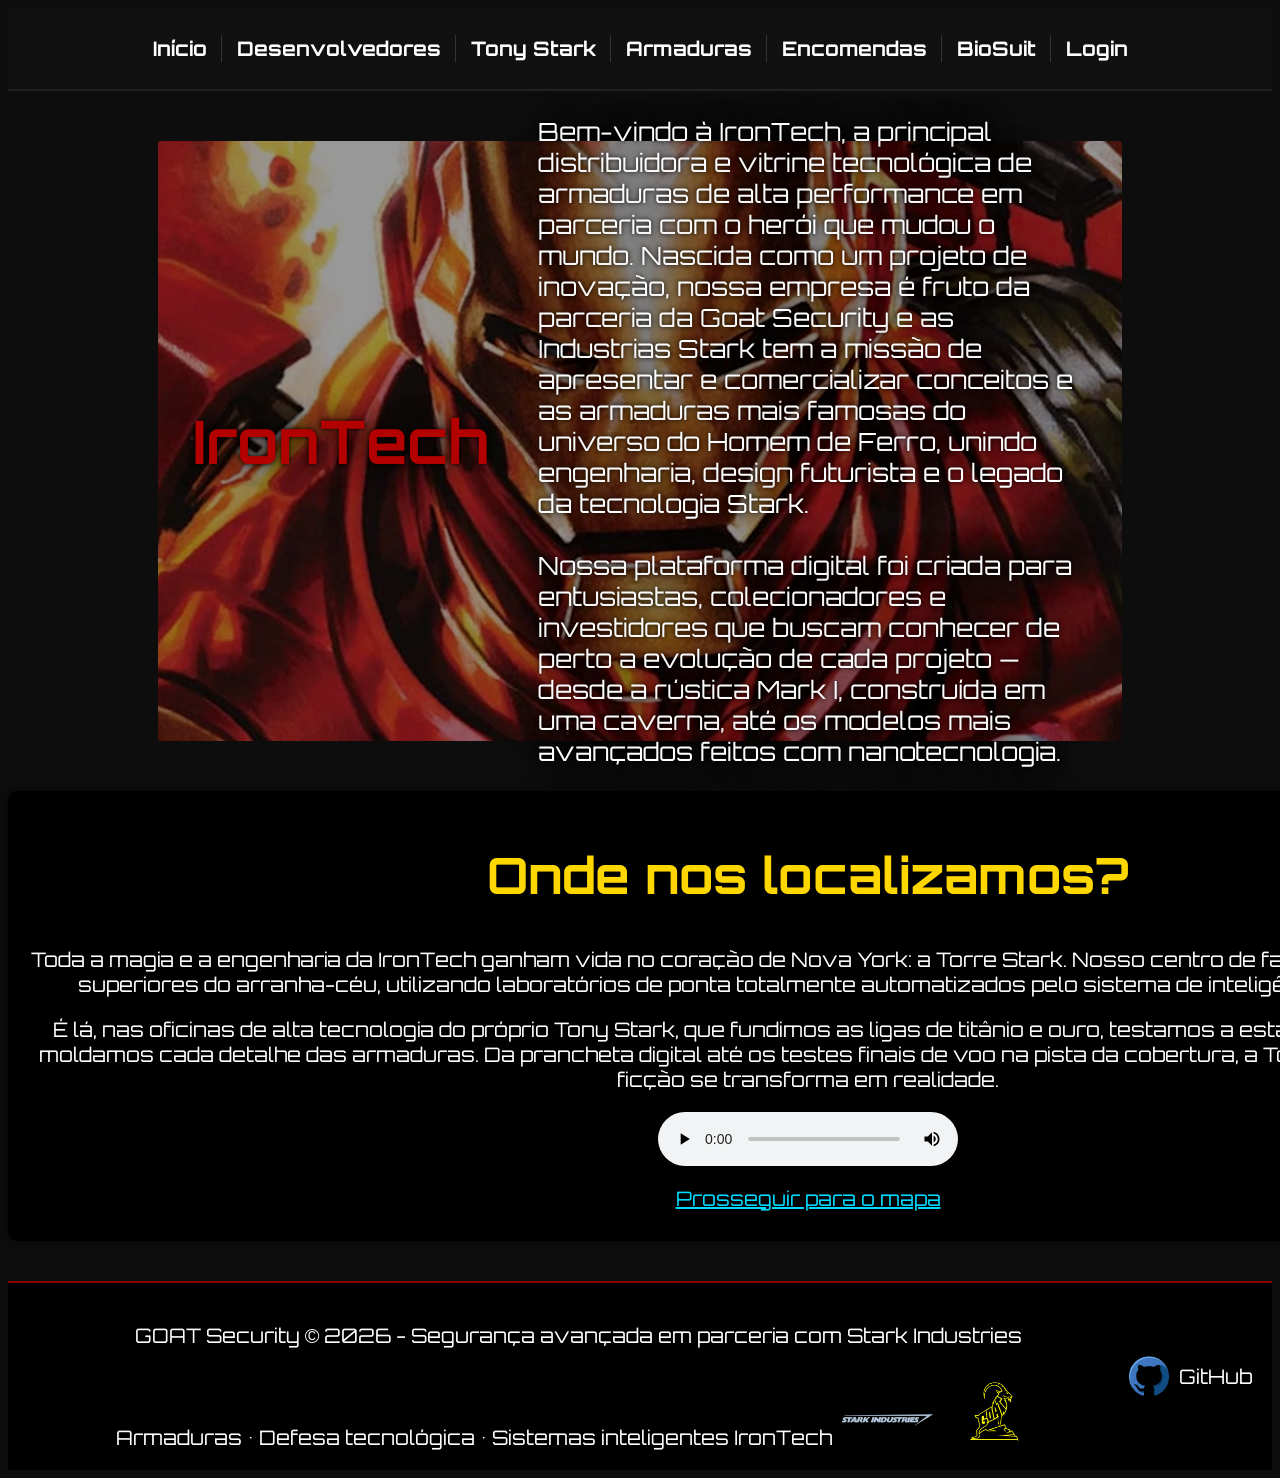
<file: index.html>
<!DOCTYPE html>
<html lang="pt-br">

<head>
    <meta charset="UTF-8">
    <meta name="viewport" content="width=device-width, initial-scale=1.0">
    <link rel="stylesheet" href="estilo.css">
    <link rel="icon" href="img/avatar.png" type="image/png">
    <title>Pagina Inicial</title>
</head>

<div>

    <body>

        <header>
            <nav>
                <a href="index.html">Início</a>
                <a href="quem-somos.html">Desenvolvedores</a>
                <a href="quem-é-tony-stark.html">Tony Stark</a>
                <a href="armaduras.html">Armaduras</a>
                <a href="encomendas.html">Encomendas</a>
                <a href="BioSuit MK-I.html">BioSuit</a>
                <a href="login.html">Login</a>
            </nav>
        </header>

        <div class="backimage">
            <h1>IronTech</h1>

            <p>
                Bem-vindo à IronTech, a principal distribuidora e vitrine tecnológica de armaduras de alta performance
                em parceria com o herói que mudou o mundo. Nascida como um projeto de inovação,
                nossa empresa é fruto da parceria da Goat Security e as Industrias Stark tem a missão de
                apresentar e comercializar conceitos e as armaduras mais famosas do universo do Homem de Ferro, unindo
                engenharia, design futurista e o legado da tecnologia Stark.
                <br><br>
                Nossa plataforma digital foi criada para entusiastas, colecionadores e investidores que buscam conhecer
                de perto a evolução de cada projeto — desde a rústica Mark I, construída em uma caverna, até os modelos
                mais
                avançados feitos com nanotecnologia.
            </p>
        </div>

        <div class="audiodiv">
            <h2>Onde nos localizamos?</h2>

            <p>
                Toda a magia e a engenharia da IronTech ganham vida no coração de Nova York: a Torre Stark. Nosso centro
                de fabricação ocupa os andares superiores do arranha-céu, utilizando laboratórios de ponta totalmente
                automatizados pelo sistema de inteligência artificial J.A.R.V.I.S.
            </p>

            <p>
                É lá, nas oficinas de alta tecnologia do próprio Tony Stark, que fundimos as ligas de titânio e ouro,
                testamos a estabilidade dos repulsores e moldamos cada detalhe das armaduras. Da prancheta digital até
                os testes
                finais de voo na pista da cobertura, a Torre Stark é o berço onde a ficção se transforma em realidade.
            </p>

            <label>

                <div class="jarvis">
                    <audio controls>
                        <source src="img/iagoat.ogg" type="audio/ogg">
                    </audio>
                </div>

                <p>
                    <a href="https://maps.google.com/?q=MetLife+Building+New+York" target="_blank">
                        Prosseguir para o mapa
                    </a>
                </p>
            </label>

        </div>
</div>

<footer>
    <div class="rodape-conteudo">
        <div class="rodape-texto">
            <p>GOAT Security © 2026 - Segurança avançada em parceria com Stark Industries</p>
            <span>Armaduras • Defesa tecnológica • Sistemas inteligentes</span>
            <span>IronTech</span>
            <img src="img/stark.webp" alt="Logo Stark Industries" class="logo-stark">
            <img src="img/goatfav.png" alt="Logo GOAT Security" class="logo-stark">
        </div>

        <a href="https://github.com/gdiasprefeito/IronTech" target="_blank" class="github-link">
            <img src="img/githubv.png" alt="GitHub">
        </a>
        <p>GitHub</p>

    </div>
</footer>

</body>

</html>
</file>
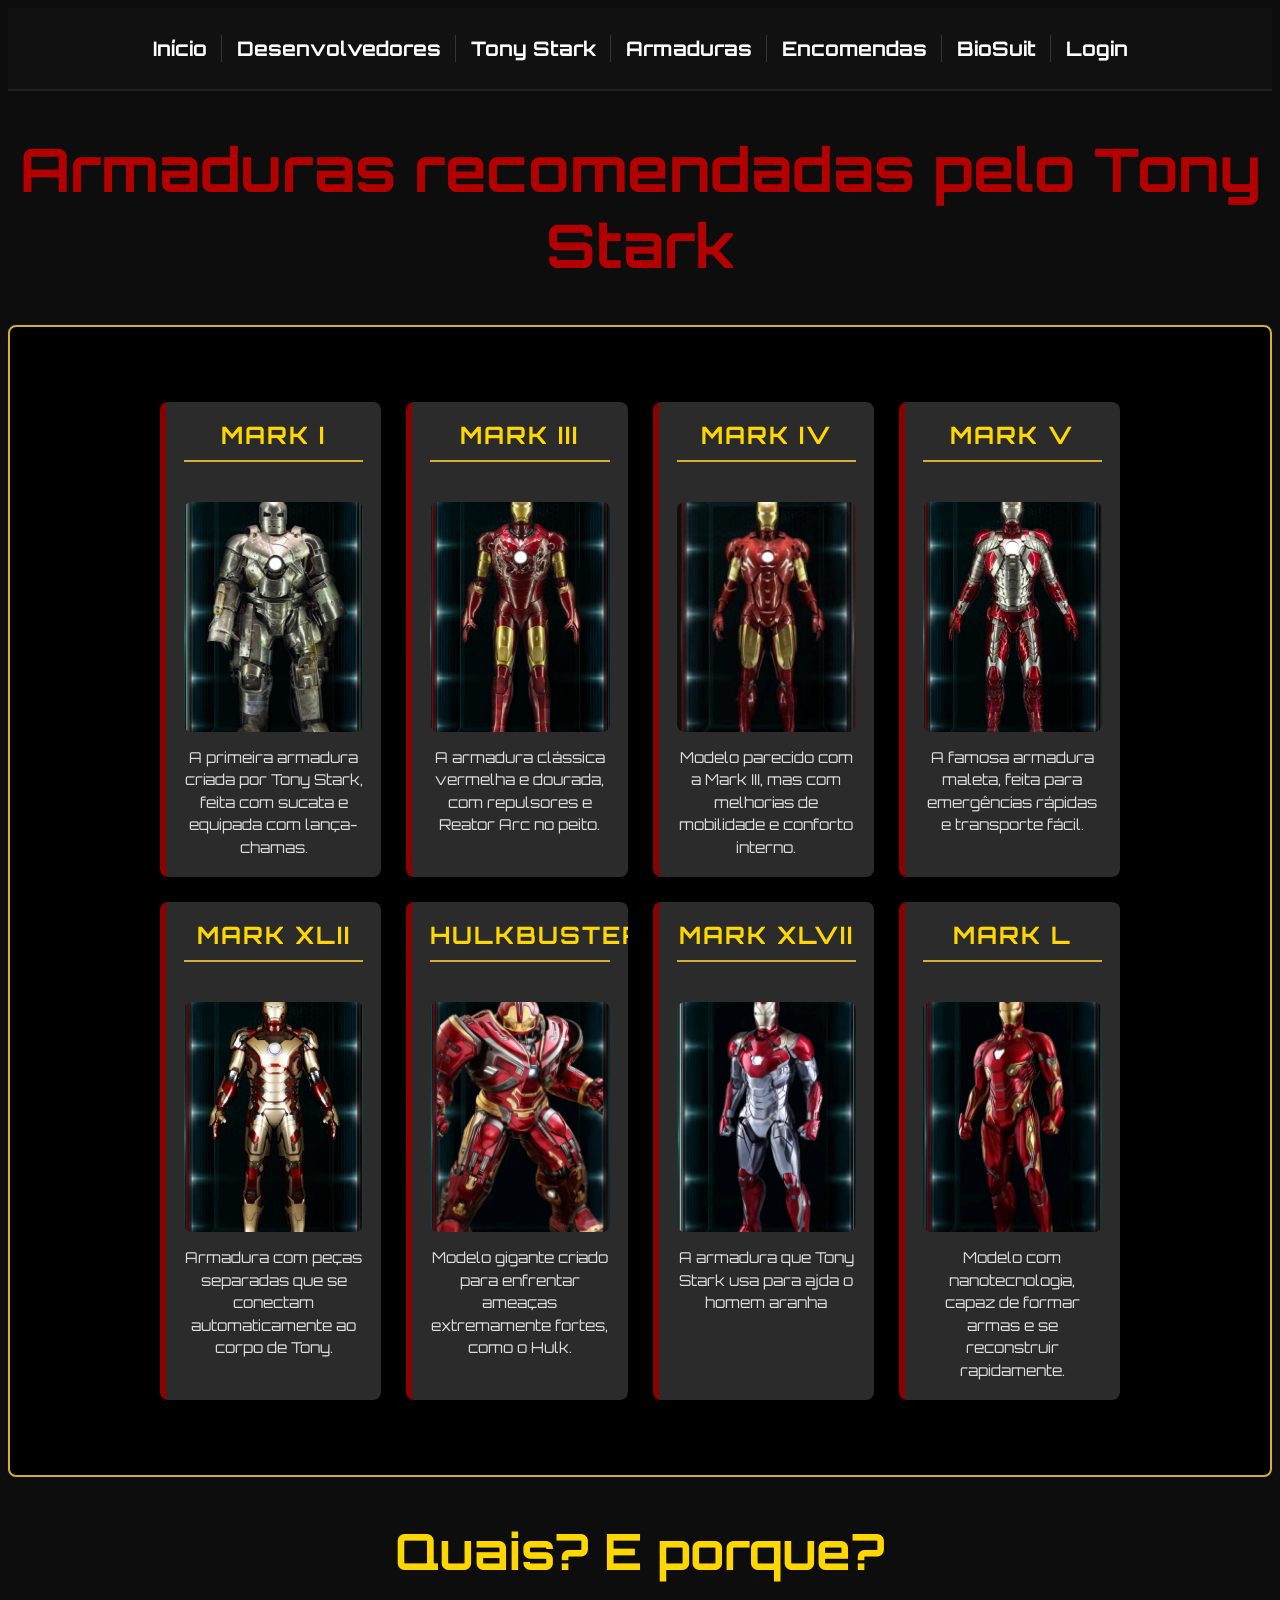
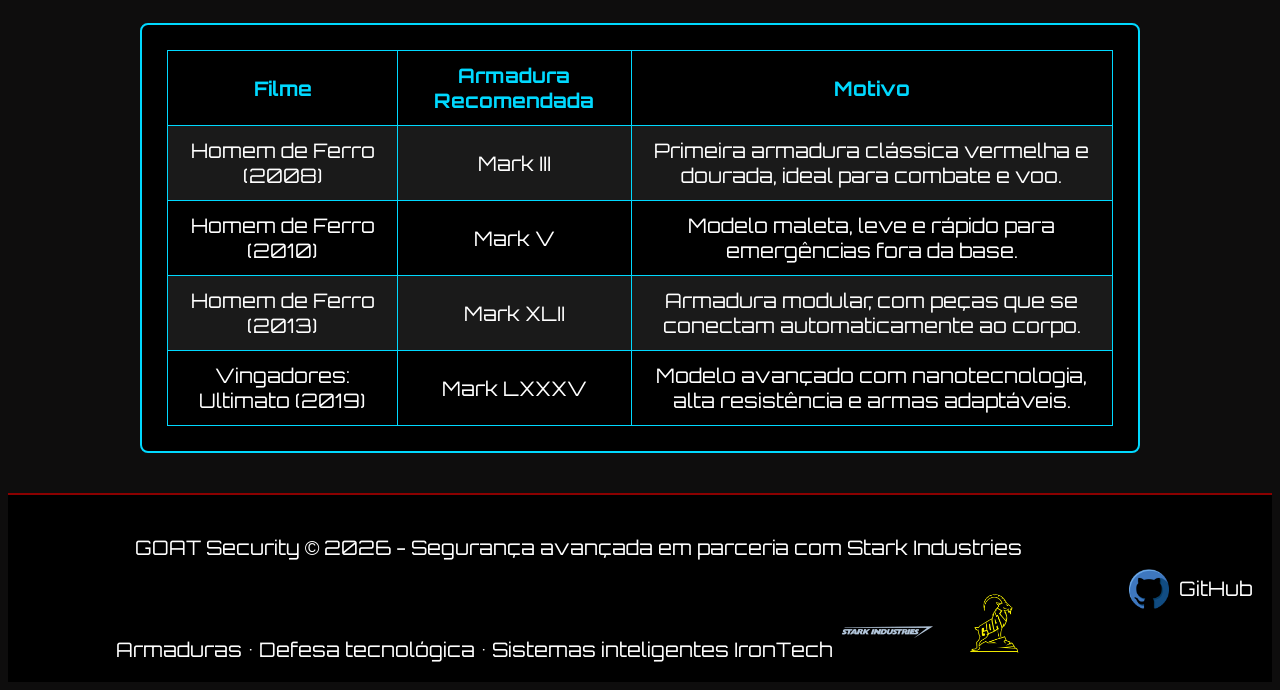
<file: armaduras.html>
<!DOCTYPE html>
<html lang="pt-br">

<head>
    <meta charset="UTF-8">
    <meta name="viewport" content="width=device-width, initial-scale=1.0">
    <link rel="stylesheet" href="estilo.css">
    <link rel="icon" href="img/avatar.png" type="image/png">
    <title>Modelo Das Armaduras</title>
</head>

<body>
    <div>
    <header>

        <nav>
            <a href="index.html">Início</a>
            <a href="quem-somos.html">Desenvolvedores</a>
            <a href="quem-é-tony-stark.html">Tony Stark</a>
            <a href="armaduras.html">Armaduras</a>
            <a href="encomendas.html">Encomendas</a>
            <a href="BioSuit MK-I.html">BioSuit</a>
            <a href="login.html">Login</a>
        </nav>

    </header>
    </div>
    <h1>Armaduras recomendadas pelo Tony Stark</h1>
    <h2></h2>

    <div class="container-compras">
        <div class="container">

            <div class="armadura">
                <h2>Mark I</h2>
                <img class="fotoarm" src="img/arm/mark3v.jpeg" alt="Foto da armadura Mark I">
                <p>A primeira armadura criada por Tony Stark, feita com sucata e equipada com lança-chamas.</p>
            </div>

            <div class="armadura">
                <h2>Mark III</h2>
                <img class="fotoarm" src="img/arm/mark1v.jpeg" alt="Foto da armadura Mark III">
                <p>A armadura clássica vermelha e dourada, com repulsores e Reator Arc no peito.</p>
            </div>

            <div class="armadura">
                <h2>Mark IV</h2>
                <img class="fotoarm" src="img/arm/markv4.jpeg" alt="Foto da armadura Mark IV">
                <p>Modelo parecido com a Mark III, mas com melhorias de mobilidade e conforto interno.</p>
            </div>

            <div class="armadura">
                <h2>Mark V</h2>
                <img class="fotoarm" src="img/arm/mark5v.jpeg" alt="Foto da armadura Mark V">
                <p>A famosa armadura maleta, feita para emergências rápidas e transporte fácil.</p>
            </div>

            <div class="armadura">
                <h2>Mark XLII</h2>
                <img class="fotoarm" src="img/arm/markxlii.jpeg" alt="Foto da armadura Mark XLII">
                <p>Armadura com peças separadas que se conectam automaticamente ao corpo de Tony.</p>
            </div>

            <div class="armadura">
                <h2>Hulkbuster</h2>
                <img class="fotoarm" src="img/arm/hulkv.jpeg" alt="Foto da Hulkbuster">
                <p>Modelo gigante criado para enfrentar ameaças extremamente fortes, como o Hulk.</p>
            </div>

            <div class="armadura">
                <h2>Mark XLVII</h2>
                <img class="fotoarm" src="img/arm/markxlvii.jpeg" alt="Foto da armadura Mark LXXXV">
                <p>A armadura que Tony Stark usa para ajda o homem aranha </p>
            </div>
            
            <div class="armadura">
                <h2>Mark L</h2>
                <img class="fotoarm" src="img/arm/markl.jpeg" alt="Foto da armadura Mark L">
                <p>Modelo com nanotecnologia, capaz de formar armas e se reconstruir rapidamente.</p>
            </div>


        </div>
    </div>
    <h2>Quais? E porque?</h2>
    <div class="tabela-recomendacoes">


        <table>
            <tr>
                <th>Filme</th>
                <th>Armadura Recomendada</th>
                <th>Motivo</th>
            </tr>

            <tr>
                <td>Homem de Ferro (2008)</td>
                <td>Mark III</td>
                <td>Primeira armadura clássica vermelha e dourada, ideal para combate e voo.</td>
            </tr>

            <tr>
                <td>Homem de Ferro (2010)</td>
                <td>Mark V</td>
                <td>Modelo maleta, leve e rápido para emergências fora da base.</td>
            </tr>

            <tr>
                <td>Homem de Ferro (2013)</td>
                <td>Mark XLII</td>
                <td>Armadura modular, com peças que se conectam automaticamente ao corpo.</td>
            </tr>

            <tr>
                <td>Vingadores: Ultimato (2019)</td>
                <td>Mark LXXXV</td>
                <td>Modelo avançado com nanotecnologia, alta resistência e armas adaptáveis.</td>
            </tr>
        </table>
    </div>

    <footer>
        <div class="rodape-conteudo">
            <div class="rodape-texto">
                <p>GOAT Security © 2026 - Segurança avançada em parceria com Stark Industries</p>
                <span>Armaduras • Defesa tecnológica • Sistemas inteligentes</span>
                <span>IronTech</span>
                <img src="img/stark.webp" alt="Logo Stark Industries" class="logo-stark">
                <img src="img/goatfav.png" alt="Logo Stark Industries" class="logo-stark">
            </div>

            <a href="https://github.com/gdiasprefeito/IronTech" target="_blank" class="github-link">
                <img src="img/githubv.png" alt="GitHub">
            </a>
            <p>GitHub</p>
        </div>
    </footer>

</body>

</html>
</file>
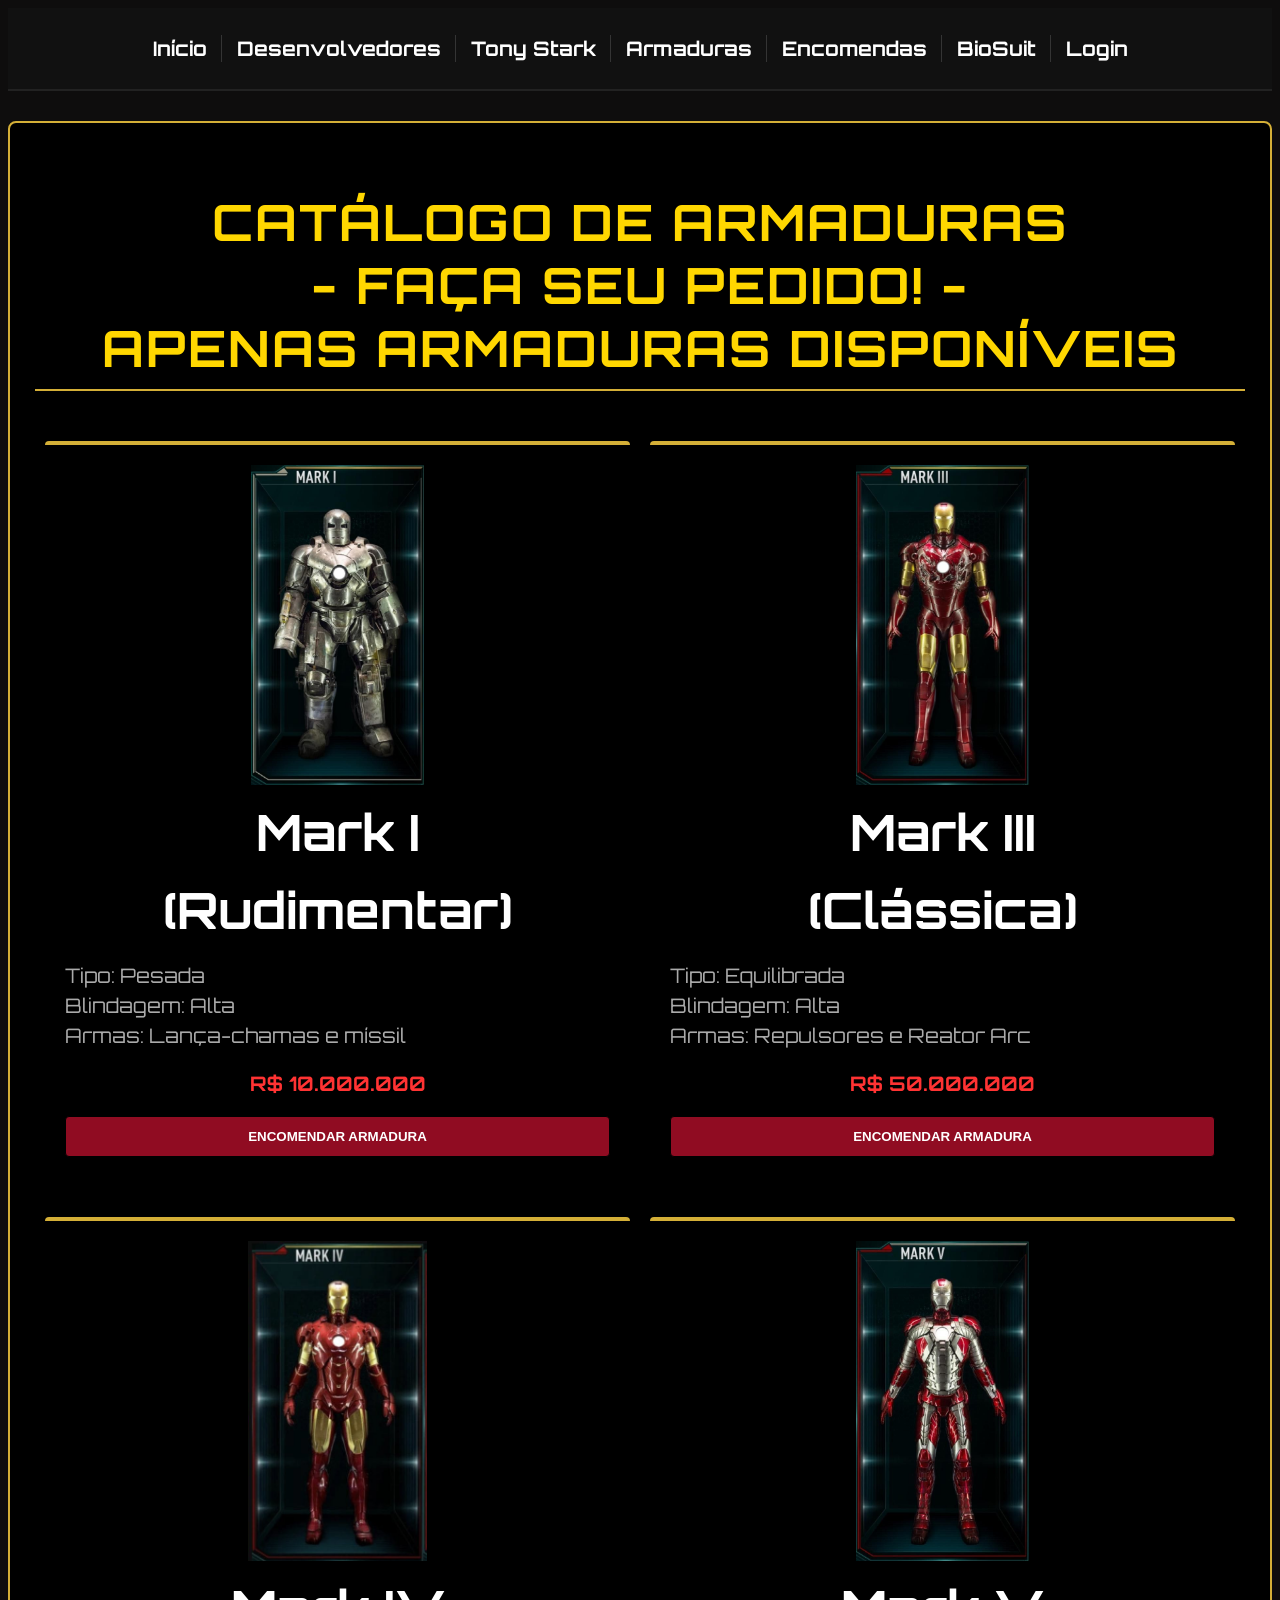
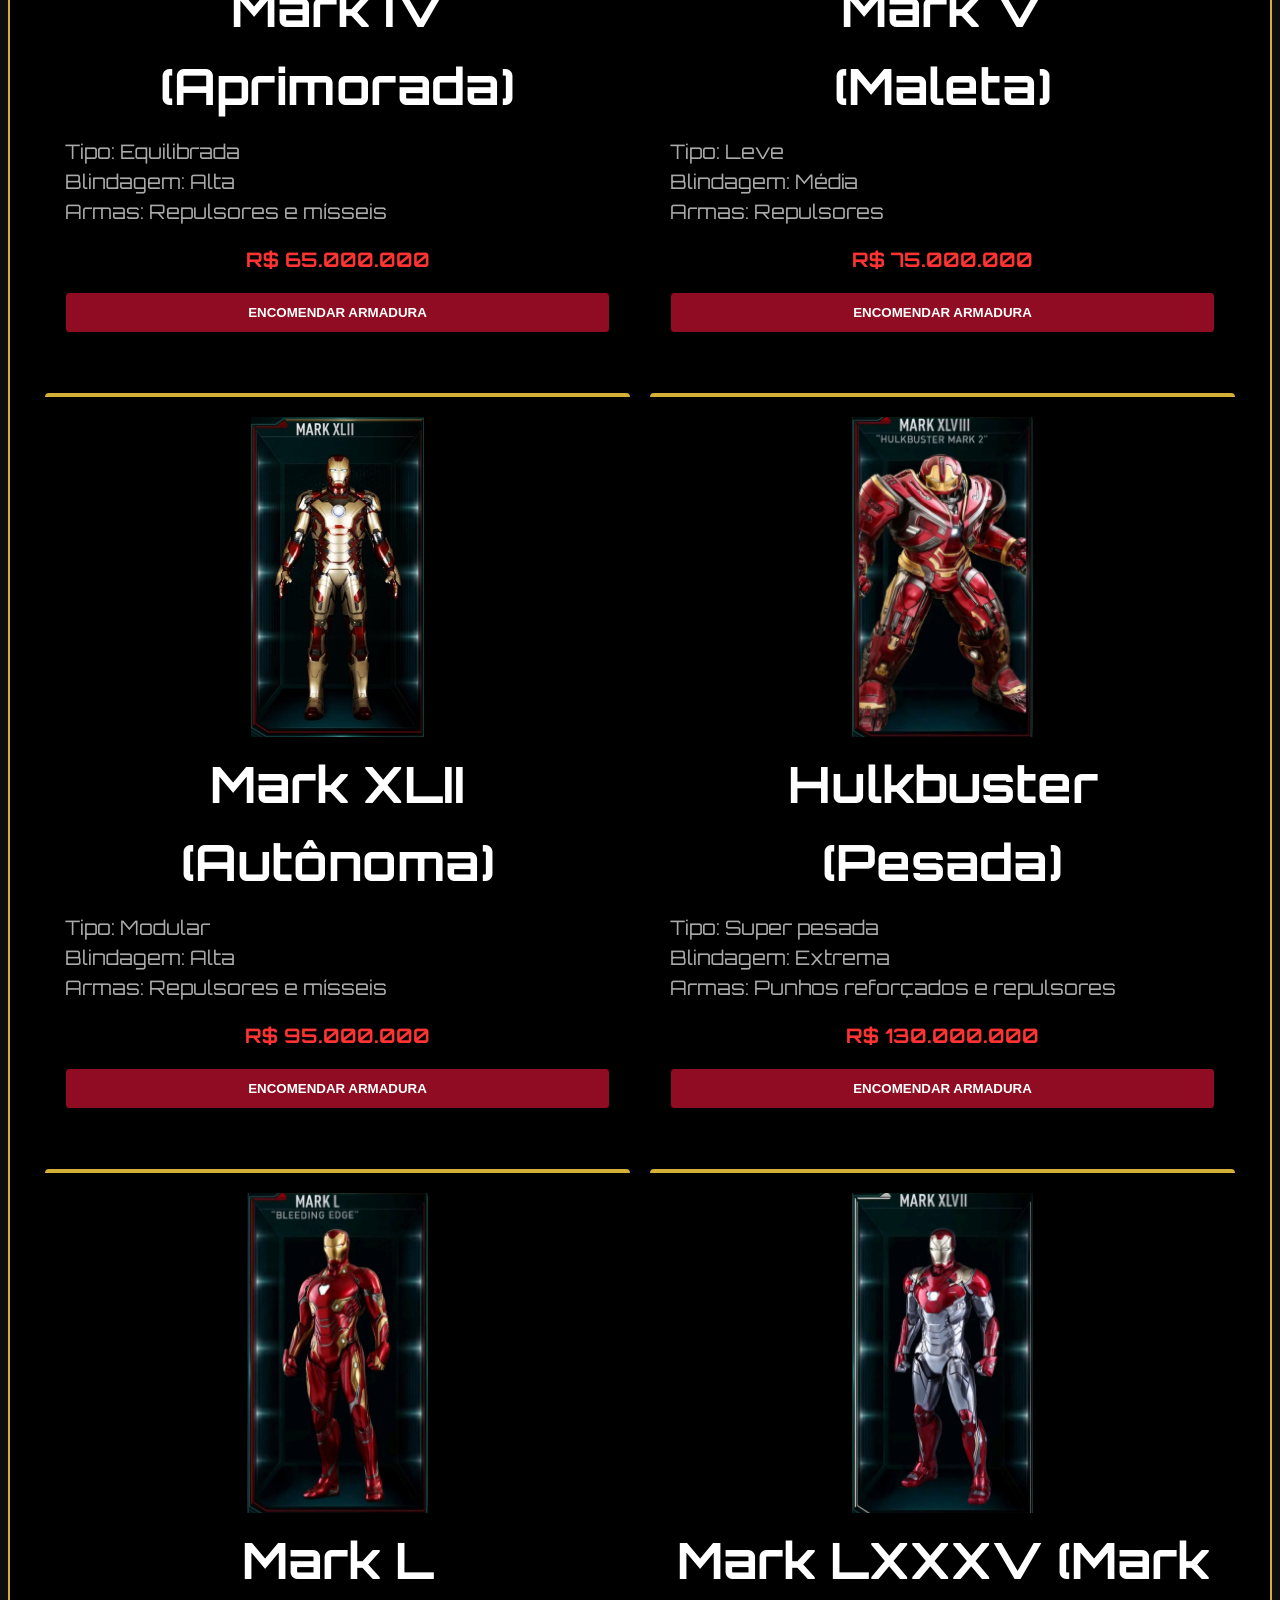
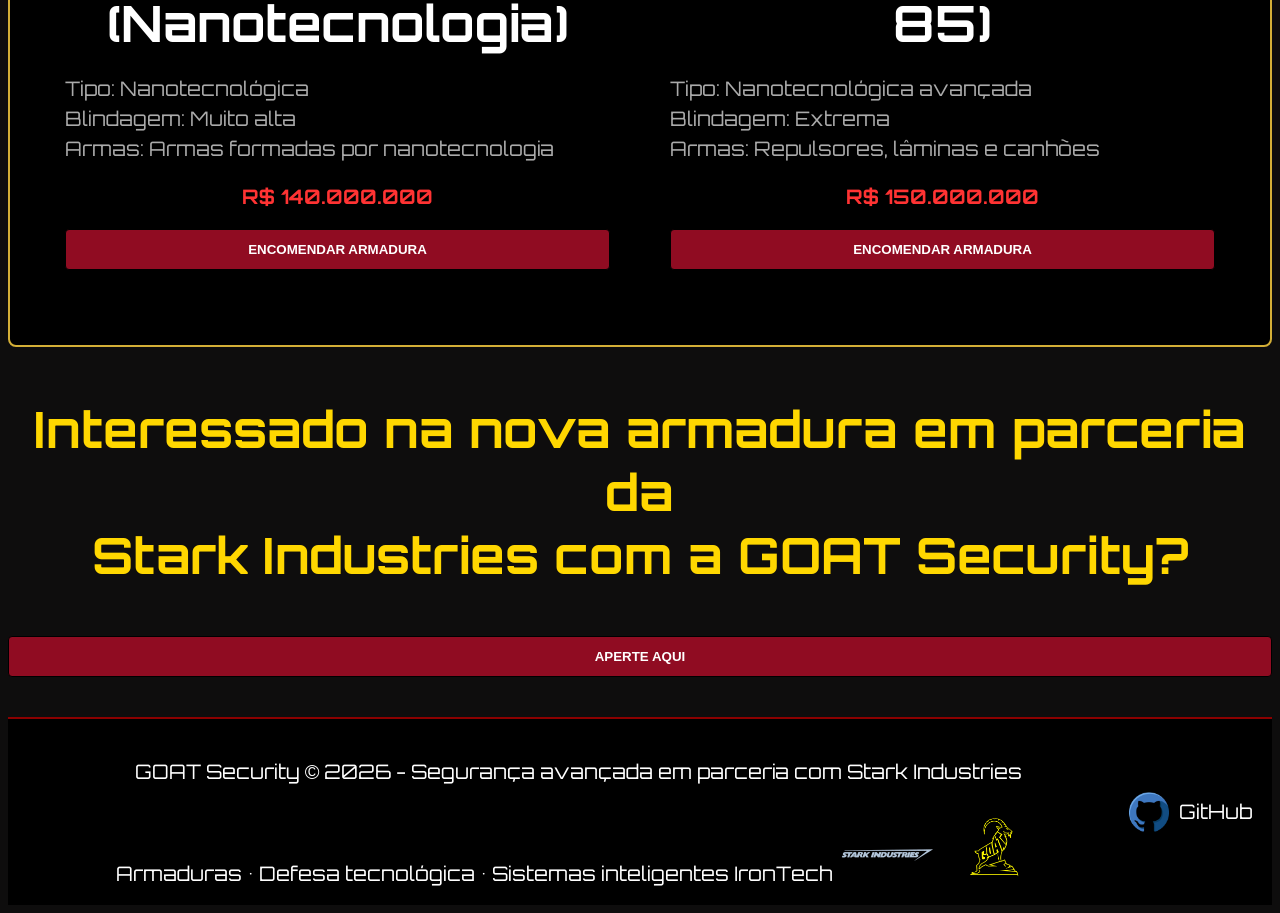
<file: encomendas.html>
<!DOCTYPE html>
<html lang="pt-br">

<head>
    <meta charset="UTF-8">
    <meta name="viewport" content="width=device-width, initial-scale=1.0">
    <link rel="stylesheet" href="estilo.css">
    <link rel="icon" href="img/avatar.png" type="image/png">
    <title>Encomende sua Armadura</title>
</head>



<body>
    <div>
        <header>
            <nav>
                <a href="index.html">Início</a>
                <a href="quem-somos.html">Desenvolvedores</a>
                <a href="quem-é-tony-stark.html">Tony Stark</a>
                <a href="armaduras.html">Armaduras</a>
                <a href="encomendas.html">Encomendas</a>
                <a href="BioSuit MK-I.html">BioSuit</a>
                <a href="login.html">Login</a>
            </nav>
        </header>

    </div>
    <div class="container-compras">
        <h2>
            Catálogo de Armaduras <br>
            - Faça seu Pedido! - <br>
            Apenas armaduras disponíveis
        </h2>

        <div class="grade-armaduras">

            <div class="card-compra">
                <img src="img/arm/mark3v.jpeg" alt="Mark I">
                <h3>Mark I </h3>
                <h3>(Rudimentar)</h3>
                <p class="descricao-armadura">
                    Tipo: Pesada<br>
                    Blindagem: Alta<br>
                    Armas: Lança-chamas e míssil<br>
                    Mobilidade: Baixa
                </p>
                <p class="preco">R$ 10.000.000</p>
                <form action="login.html">
                    <button type="submit" class="botao-comprar">Encomendar Armadura</button>
                </form>
            </div>

            <div class="card-compra">
                <img src="img/arm/mark1v.jpeg" alt="Mark III">
                <h3>Mark III </h3>
                <h3>(Clássica)</h3>
                <p class="descricao-armadura">
                    Tipo: Equilibrada<br>
                    Blindagem: Alta<br>
                    Armas: Repulsores e Reator Arc<br>
                    Mobilidade: Alta
                </p>
                <p class="preco">R$ 50.000.000</p>
                <form action="login.html">
                    <button type="submit" class="botao-comprar">Encomendar Armadura</button>
                </form>
            </div>

            <div class="card-compra">
                <img src="img/arm/markv4.jpeg" alt="Mark IV">
                <h3>Mark IV </h3>
                <h3>(Aprimorada)</h3>
                <p class="descricao-armadura">
                    Tipo: Equilibrada<br>
                    Blindagem: Alta<br>
                    Armas: Repulsores e mísseis<br>
                    Mobilidade: Muito alta
                </p>
                <p class="preco">R$ 65.000.000</p>
                <form action="login.html">
                    <button type="submit" class="botao-comprar">Encomendar Armadura</button>
                </form>
            </div>

            <div class="card-compra">
                <img src="img/arm/mark5v.jpeg" alt="Mark V">
                <h3>Mark V </h3>
                <h3>(Maleta)</h3>
                <p class="descricao-armadura">
                    Tipo: Leve<br>
                    Blindagem: Média<br>
                    Armas: Repulsores<br>
                    Mobilidade: Alta
                </p>
                <p class="preco">R$ 75.000.000</p>
                <form action="login.html">
                    <button type="submit" class="botao-comprar">Encomendar Armadura</button>
                </form>
            </div>

            <div class="card-compra">
                <img src="img/arm/markxlii.jpeg" alt="Mark XLII">
                <h3>Mark XLII </h3>
                <h3>(Autônoma)</h3>
                <p class="descricao-armadura">
                    Tipo: Modular<br>
                    Blindagem: Alta<br>
                    Armas: Repulsores e mísseis<br>
                    Mobilidade: Muito alta
                </p>
                <p class="preco">R$ 95.000.000</p>
                <form action="login.html">
                    <button type="submit" class="botao-comprar">Encomendar Armadura</button>
                </form>
            </div>

            <div class="card-compra">
                <img src="img/arm/hulkv.jpeg" alt="Hulkbuster">
                <h3>Hulkbuster</h3>
                <h3>(Pesada)</h3>

                <p class="descricao-armadura">
                    Tipo: Super pesada<br>
                    Blindagem: Extrema<br>
                    Armas: Punhos reforçados e repulsores<br>
                    Mobilidade: Média

                </p>

                <p class="preco">R$ 130.000.000</p>
                <form action="login.html">
                    <button type="submit" class="botao-comprar">Encomendar Armadura</button>
                </form>
            </div>

            <div class="card-compra">
                <img src="img/arm/markl.jpeg" alt="Mark L">
                <h3>Mark L (Nanotecnologia)</h3>
                <p class="descricao-armadura">
                    Tipo: Nanotecnológica<br>
                    Blindagem: Muito alta<br>
                    Armas: Armas formadas por nanotecnologia<br>
                    Mobilidade: Extrema
                </p>
                <p class="preco">R$ 140.000.000</p>
                <form action="login.html">
                    <button type="submit" class="botao-comprar">Encomendar Armadura</button>
                </form>
            </div>

            <div class="card-compra">
                <img src="img/arm/markxlvii.jpeg" alt="Mark LXXXV">
                <h3>Mark LXXXV (Mark 85)</h3>
                <p class="descricao-armadura">
                    Tipo: Nanotecnológica avançada<br>
                    Blindagem: Extrema<br>
                    Armas: Repulsores, lâminas e canhões<br>
                    Mobilidade: Extrema
                </p>
                <p class="preco">R$ 150.000.000</p>
                <form action="login.html">
                    <button type="submit" class="botao-comprar">Encomendar Armadura</button>
                </form>
            </div>

        </div>
    </div>

    <div>
        <h3>
            Interessado na nova armadura em parceria da <br>
            Stark Industries com a GOAT Security?
        </h3>
        <form action="BioSuit MK-I.html">
            <button type="submit" class="botao-comprar">Aperte aqui</button>
        </form>

    </div>

    


    <footer>
        <div class="rodape-conteudo">
            <div class="rodape-texto">
                <p>GOAT Security © 2026 - Segurança avançada em parceria com Stark Industries</p>
                <span>Armaduras • Defesa tecnológica • Sistemas inteligentes</span>
                <span>IronTech</span>
                <img src="img/stark.webp" alt="Logo Stark Industries" class="logo-stark">
                <img src="img/goatfav.png" alt="Logo Stark Industries" class="logo-stark">
            </div>

            <a href="https://github.com/gdiasprefeito/IronTech" target="_blank" class="github-link">
                <img src="img/githubv.png" alt="GitHub">
            </a>
            <p>GitHub</p>
        </div>
    </footer>







</body>



</html>
</file>
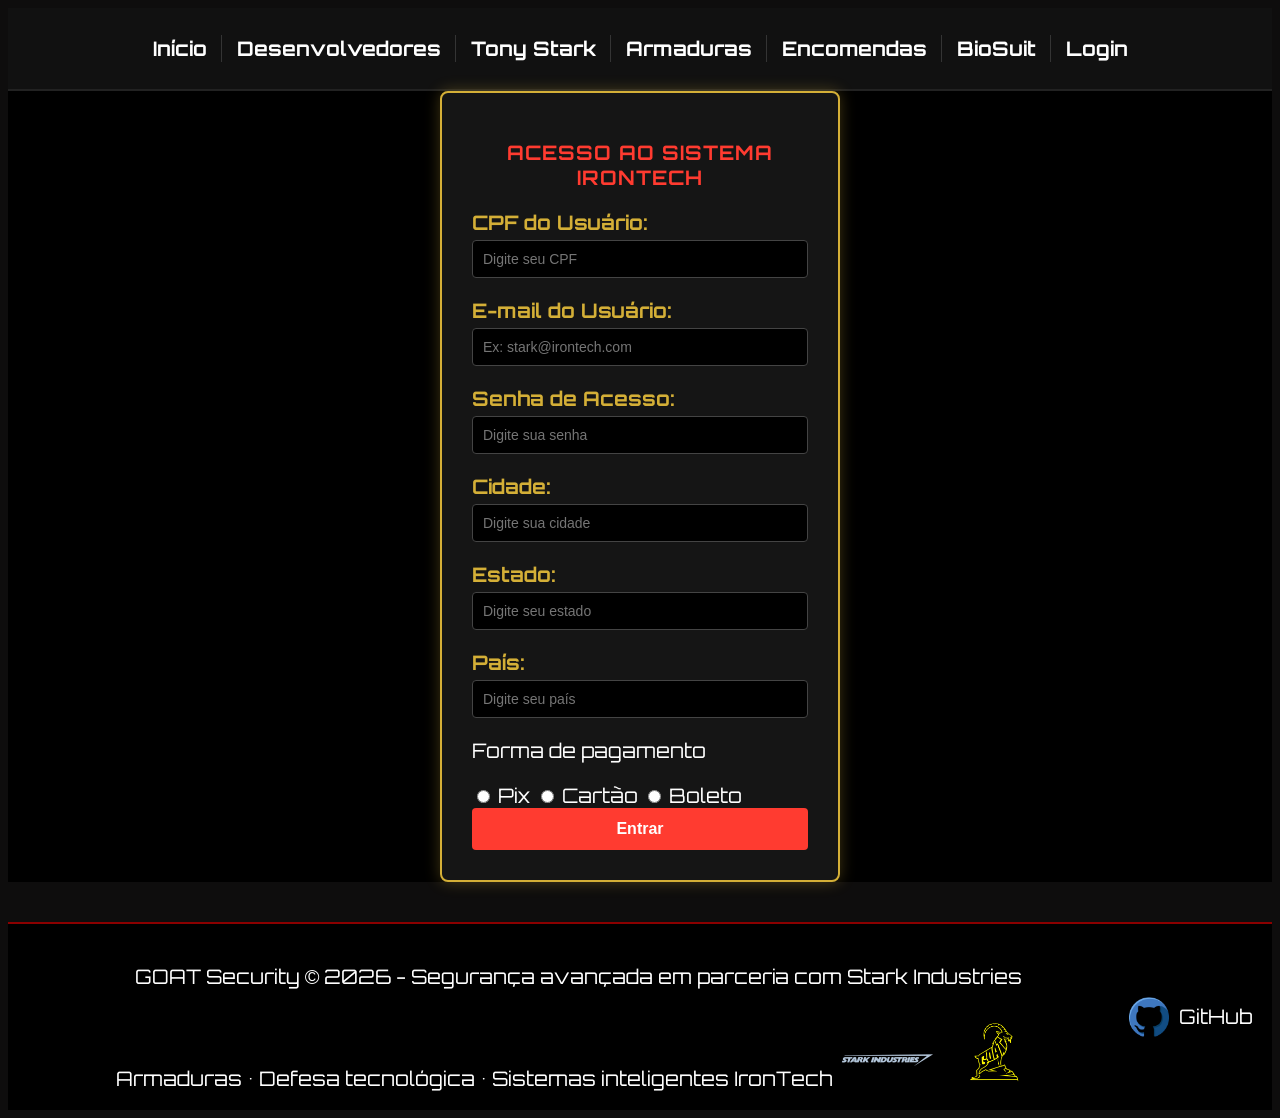
<file: login.html>
<!DOCTYPE html>
<html lang="pt-br">

<head>
    <meta charset="UTF-8">
    <meta name="viewport" content="width=device-width, initial-scale=1.0">
    <link rel="stylesheet" href="estilo.css">
    <link rel="icon" href="img/avatar.png" type="image/png">
    <title>Seu Login</title>
</head>
<div class="cim">

    <body>
        <header>

            <nav>
                <a href="index.html">Início</a>
                <a href="quem-somos.html">Desenvolvedores</a>
                <a href="quem-é-tony-stark.html">Tony Stark</a>
                <a href="armaduras.html">Armaduras</a>
                <a href="encomendas.html">Encomendas</a>
                <a href="BioSuit MK-I.html">BioSuit</a>
                <a href="login.html">Login</a>
            </nav>

        </header>

        <div class="secao-login">
            <div class="card-login">
                <h2>Acesso ao Sistema IronTech</h2>

                <form action="index.html">

                    <div class="campo">
                        <label for="cpf">CPF do Usuário:</label>
                        <input type="text" id="cpf" required maxlength="14" placeholder="Digite seu CPF">
                    </div>

                    <div class="campo">
                        <label for="email">E-mail do Usuário:</label>
                        <input type="email" id="email" required placeholder="Ex: stark@irontech.com">
                    </div>

                    <div class="campo">
                        <label for="senha">Senha de Acesso:</label>
                        <input type="password" id="senha" required placeholder="Digite sua senha">
                    </div>

                    <div class="campo">
                        <label for="cidade">Cidade:</label>
                        <input type="text" id="cidade" required placeholder="Digite sua cidade">
                    </div>

                    <div class="campo">
                        <label for="estado">Estado:</label>
                        <input type="text" id="estado" required placeholder="Digite seu estado">
                    </div>

                    <div class="campo">
                        <label for="pais">País:</label>
                        <input type="text" id="pais" required placeholder="Digite seu país">
                    </div>

                    <div class="pagamento-login">
                        <p>Forma de pagamento </p>

                        <label>
                            <input type="radio" name="pagamento" value="pix" required>
                            Pix
                        </label>

                        <label>
                            <input type="radio" name="pagamento" value="cartao">
                            Cartão
                        </label>

                        <label>
                            <input type="radio" name="pagamento" value="boleto">
                            Boleto
                        </label>
                    </div>

                    <button type="submit" class="botao-entrar">Entrar</button>

                </form>
            </div>
        </div>



</div>
<footer>
    <div class="rodape-conteudo">
        <div class="rodape-texto">
            <p>GOAT Security © 2026 - Segurança avançada em parceria com Stark Industries</p>
            <span>Armaduras • Defesa tecnológica • Sistemas inteligentes</span>
            <span>IronTech</span>
            <img src="img/stark.webp" alt="Logo Stark Industries" class="logo-stark">
            <img src="img/goatfav.png" alt="Logo Stark Industries" class="logo-stark">
        </div>

        <a href="https://github.com/gdiasprefeito/IronTech" target="_blank" class="github-link">
            <img src="img/githubv.png" alt="GitHub">
        </a>
        <p>GitHub</p>
    </div>
</footer>


</html>
</file>
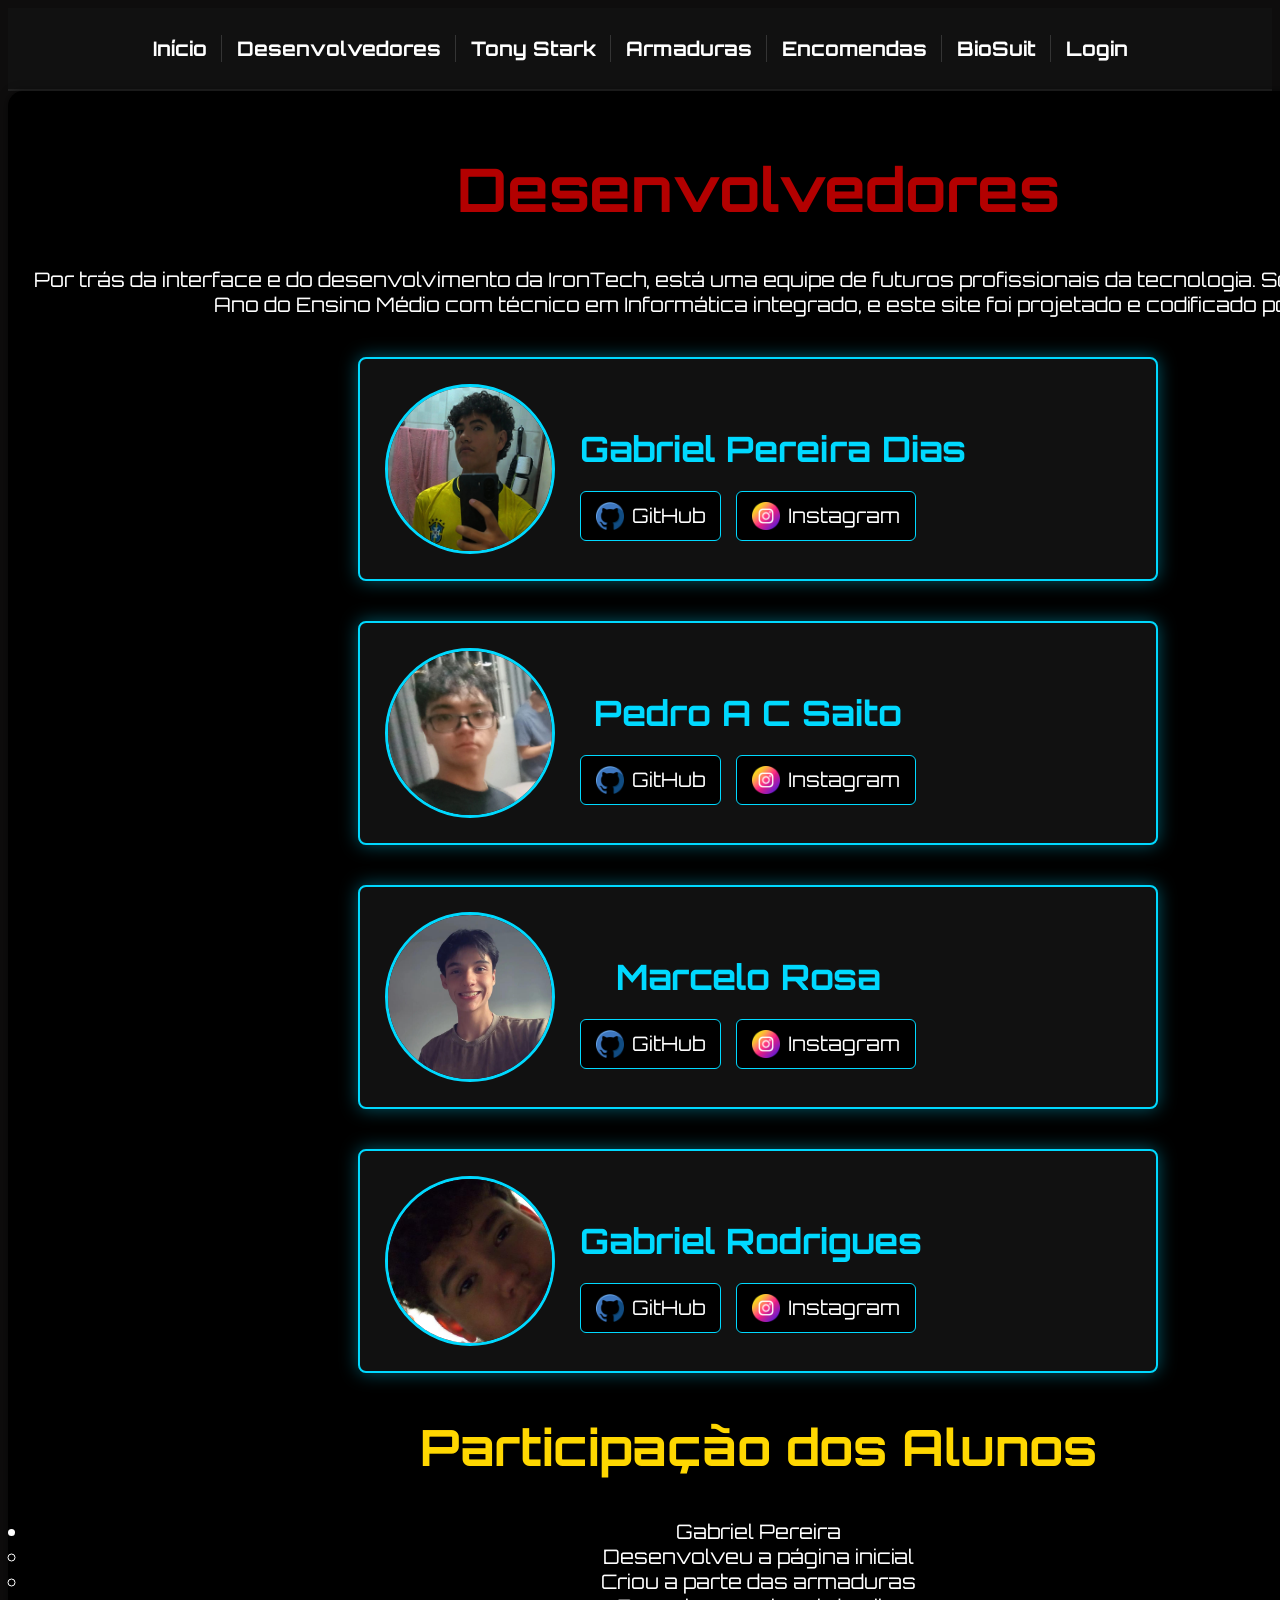
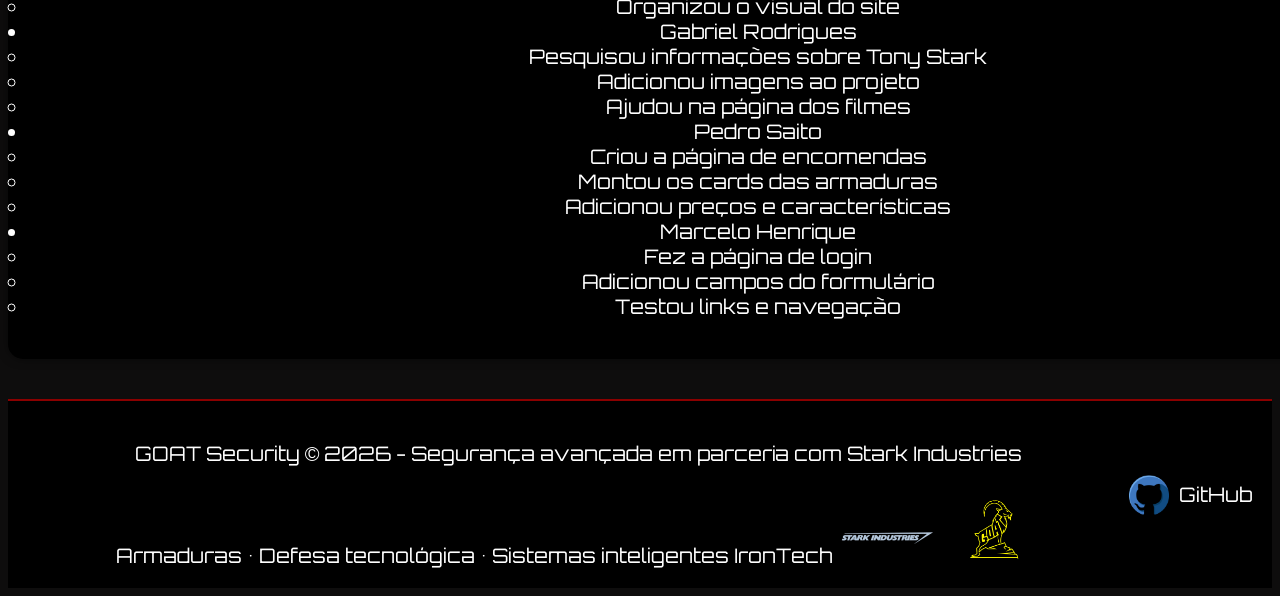
<file: quem-somos.html>
<!DOCTYPE html>
<html lang="pt-br">

<head>
    <meta charset="UTF-8">
    <meta name="viewport" content="width=device-width, initial-scale=1.0">
    <link rel="stylesheet" href="estilo.css">
    <link rel="icon" href="img/avatar.png" type="image/png">
    <title>Quem somos</title>
</head>

<div>

    <body>
        <header>

            <nav>
                <a href="index.html">Início</a>
                <a href="quem-somos.html">Desenvolvedores</a>
                <a href="quem-é-tony-stark.html">Tony Stark</a>
                <a href="armaduras.html">Armaduras</a>
                <a href="encomendas.html">Encomendas</a>
                <a href="BioSuit MK-I.html">BioSuit</a>
                <a href="login.html">Login</a>
            </nav>

        </header>

        <div class="comm">
            <h1>Desenvolvedores</h1>
            <p>
                Por trás da interface e do desenvolvimento da IronTech, está uma equipe de futuros profissionais da tecnologia. 
                Somos alunos do 2º Ano do Ensino Médio com técnico em Informática integrado, e este site foi projetado e codificado por:
            </p>

            <section class="perfil-criador">
                <img class="foto-criador" src="img/dias.jpeg" alt="Foto do Gabriel Pereira">

                <div class="info-criador">
                    <h2>Gabriel Pereira Dias</h2>

                    <div class="redes-criador">
                        <a href="https://github.com/gdiasprefeito" target="_blank">
                            <img src="img/githubv.png" alt="GitHub">
                            GitHub
                        </a>

                        <a href="https://www.instagram.com/pereiradiasgabriel/" target="_blank">
                            <img src="img/insta.png" alt="Instagram">
                            Instagram
                        </a>
                    </div>
                </div>
            </section>

            <section class="perfil-criador">
                <img class="foto-criador" src="img/saito.jpeg" alt="Foto do Pedro Saito">

                <div class="info-criador">
                    <h2>Pedro A C Saito </h2>

                    <div class="redes-criador">
                        <a href="https://github.com/pacsaito" target="_blank">
                            <img src="img/githubv.png" alt="GitHub">
                            GitHub
                        </a>

                        <a href="https://www.instagram.com/saito.pacs/" target="_blank">
                            <img src="img/insta.png" alt="Instagram">
                            Instagram
                        </a>
                    </div>
                </div>
            </section>

            <section class="perfil-criador">
                <img class="foto-criador" src="img/marceloofoto.jpeg" alt="Foto de Marcelo">

                <div class="info-criador">
                    <h2>Marcelo Rosa</h2>

                    <div class="redes-criador">
                        <a href="https://github.com/marcelooufr" target="_blank">
                            <img src="img/githubv.png" alt="GitHub">
                            GitHub
                        </a>

                        <a href="https://www.instagram.com/marcelooo.fr/" target="_blank">
                            <img src="img/insta.png" alt="Instagram">
                            Instagram
                        </a>
                    </div>
                </div>
            </section>

            <section class="perfil-criador">
                <img class="foto-criador" src="img/rodrigo.jpeg" alt="Foto do Gabriel Rodrigues">

                <div class="info-criador">
                    <h2>Gabriel Rodrigues</h2>

                    <div class="redes-criador">
                        <a href="https://github.com/unsgulimdegabriel" target="_blank">
                            <img src="img/githubv.png" alt="GitHub">
                            GitHub
                        </a>

                        <a href="https://www.instagram.com/gabriel.rvb/" target="_blank">
                            <img src="img/insta.png" alt="Instagram">
                            Instagram
                        </a>
                    </div>
                </div>

            </section>
            <div class="lista-alunos">
                <h2>Participação dos Alunos</h2>

                <ul>
                    <li>
                        Gabriel Pereira
                        <ul>
                            <li>Desenvolveu a página inicial</li>
                            <li>Criou a parte das armaduras</li>
                            <li>Organizou o visual do site</li>
                        </ul>
                    </li>

                    <li>
                        Gabriel Rodrigues
                        <ul>
                            <li>Pesquisou informações sobre Tony Stark</li>
                            <li>Adicionou imagens ao projeto</li>
                            <li>Ajudou na página dos filmes</li>
                        </ul>
                    </li>

                    <li>
                        Pedro Saito
                        <ul>
                            <li>Criou a página de encomendas</li>
                            <li>Montou os cards das armaduras</li>
                            <li>Adicionou preços e características</li>
                        </ul>
                    </li>

                    <li>
                        Marcelo Henrique
                        <ul>
                            <li>Fez a página de login</li>
                            <li>Adicionou campos do formulário</li>
                            <li>Testou links e navegação</li>
                        </ul>
                    </li>
                </ul>
            </div>



        </div>

        <footer>
            <div class="rodape-conteudo">
                <div class="rodape-texto">
                    <p>GOAT Security © 2026 - Segurança avançada em parceria com Stark Industries</p>
                    <span>Armaduras • Defesa tecnológica • Sistemas inteligentes</span>
                    <span>IronTech</span>
                    <img src="img/stark.webp" alt="Logo Stark Industries" class="logo-stark">
                    <img src="img/goatfav.png" alt="Logo Stark Industries" class="logo-stark">
                </div>

                <a href="https://github.com/gdiasprefeito/IronTech" target="_blank" class="github-link">
                    <img src="img/githubv.png" alt="GitHub">
                </a>
                <p>GitHub</p>
            </div>
        </footer>

    </body>

</div>

</html>
</file>
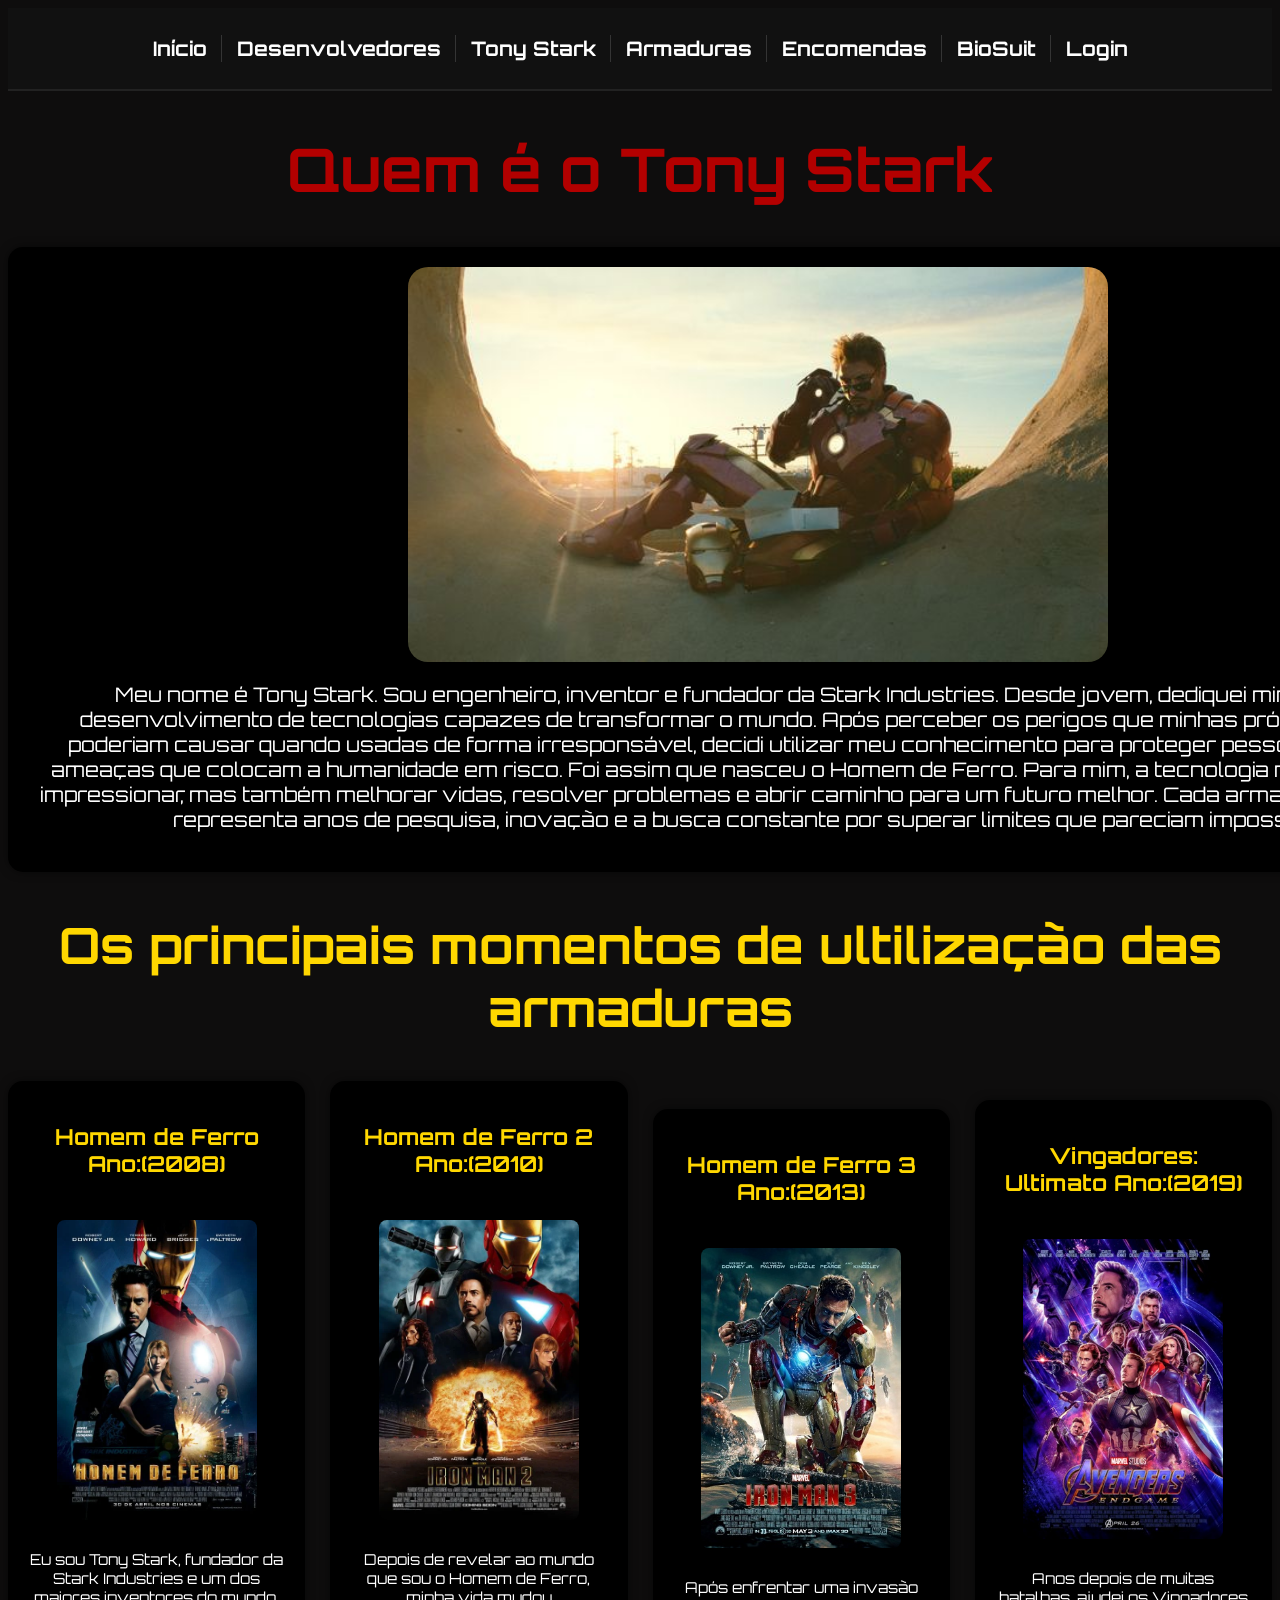
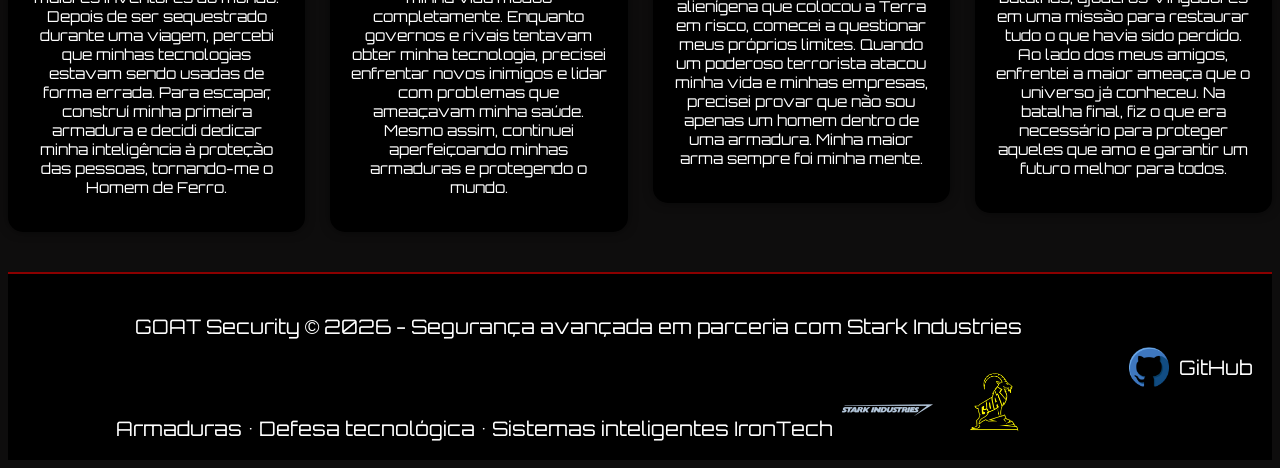
<file: quem-é-tony-stark.html>
<!DOCTYPE html>
<html lang="pt-br">

<head>
    <meta charset="UTF-8">
    <meta name="viewport" content="width=device-width, initial-scale=1.0">
    <link rel="stylesheet" href="estilo.css">
    <link rel="icon" href="img/avatar.png" type="image/png">
    <title>Historia do Tony Stark</title>
</head>

<div>

    <body>
        <header>

            <nav>
                <a href="index.html">Início</a>
                <a href="quem-somos.html">Desenvolvedores</a>
                <a href="quem-é-tony-stark.html">Tony Stark</a>
                <a href="armaduras.html">Armaduras</a>
                <a href="encomendas.html">Encomendas</a>
                <a href="BioSuit MK-I.html">BioSuit</a>
                <a href="login.html">Login</a>
            </nav>

        </header>

        <h1>Quem é o Tony Stark</h1>

        <div class="comm">
            <a href="https://pt.wikipedia.org/wiki/Tony_Stark" target="_blank">
                <img class="tony imagem-link" src="img/tony.jpg" alt="Tony Stark">
            </a>

            <p>
                Meu nome é Tony Stark. Sou engenheiro, inventor e fundador da Stark Industries. Desde jovem, dediquei
                minha
                vida ao desenvolvimento de tecnologias capazes de transformar o mundo. Após perceber os perigos que
                minhas
                próprias criações poderiam causar quando usadas de forma irresponsável, decidi utilizar meu conhecimento
                para proteger pessoas e enfrentar ameaças que colocam a humanidade em risco. Foi assim que nasceu o
                Homem de
                Ferro. Para mim, a tecnologia não deve apenas impressionar, mas também melhorar vidas, resolver
                problemas e
                abrir caminho para um futuro melhor. Cada armadura que construí representa anos de pesquisa, inovação e
                a
                busca constante por superar limites que pareciam impossíveis.
            </p>
        </div>

        <h2>Os principais momentos de ultilização das armaduras </h2>

        <div class="filmes">

            <div class="comm">
                <h3>Homem de Ferro Ano:(2008)</h3>

                <a href="https://pt.wikipedia.org/wiki/Homem_de_Ferro_(filme)" target="_blank">
                    <img class="film imagem-link" src="img/1filme.jpg" alt="Homem de Ferro 2008">
                </a>

                <p>
                    Eu sou Tony Stark, fundador da Stark Industries e um dos maiores inventores do mundo. Depois de ser
                    sequestrado durante uma viagem, percebi que minhas tecnologias estavam sendo usadas de forma errada.
                    Para escapar, construí minha primeira armadura e decidi dedicar minha inteligência à proteção das
                    pessoas, tornando-me o Homem de Ferro.
                </p>
            </div>

            <div class="comm">
                <h3>Homem de Ferro 2 Ano:(2010)</h3>

                <a href="https://pt.wikipedia.org/wiki/Homem_de_Ferro_2" target="_blank">
                    <img class="film imagem-link" src="img/2filme.jpg" alt="Homem de Ferro 2">
                </a>

                <p>
                    Depois de revelar ao mundo que sou o Homem de Ferro, minha vida mudou completamente. Enquanto
                    governos e
                    rivais tentavam obter minha tecnologia, precisei enfrentar novos inimigos e lidar com problemas que
                    ameaçavam minha saúde. Mesmo assim, continuei aperfeiçoando minhas armaduras e protegendo o mundo.
                </p>
            </div>

            <div class="comm">
                <h3>Homem de Ferro 3 Ano:(2013)</h3>

                <a href="https://pt.wikipedia.org/wiki/Homem_de_Ferro_3" target="_blank">
                    <img class="film imagem-link" src="img/3filme.jpg" alt="Homem de Ferro 3">
                </a>

                <p>
                    Após enfrentar uma invasão alienígena que colocou a Terra em risco, comecei a questionar meus
                    próprios
                    limites. Quando um poderoso terrorista atacou minha vida e minhas empresas, precisei provar que não
                    sou
                    apenas um homem dentro de uma armadura. Minha maior arma sempre foi minha mente.
                </p>
            </div>

            <div class="comm">
                <h3>Vingadores: Ultimato Ano:(2019)</h3>

                <a href="https://pt.wikipedia.org/wiki/Avengers:_Endgame" target="_blank">
                    <img class="film imagem-link" src="img/endg.jpg" alt="Vingadores Ultimato">
                </a>

                <p>
                    Anos depois de muitas batalhas, ajudei os Vingadores em uma missão para restaurar tudo o que havia
                    sido
                    perdido. Ao lado dos meus amigos, enfrentei a maior ameaça que o universo já conheceu. Na batalha
                    final,
                    fiz o que era necessário para proteger aqueles que amo e garantir um futuro melhor para todos.
                </p>
            </div>

        </div>

        <footer>
            <div class="rodape-conteudo">
                <div class="rodape-texto">
                    <p>GOAT Security © 2026 - Segurança avançada em parceria com Stark Industries</p>
                    <span>Armaduras • Defesa tecnológica • Sistemas inteligentes</span>
                    <span>IronTech</span>
                    <img src="img/stark.webp" alt="Logo Stark Industries" class="logo-stark">
                    <img src="img/goatfav.png" alt="Logo Stark Industries" class="logo-stark">
                </div>

                <a href="https://github.com/gdiasprefeito/IronTech" target="_blank" class="github-link">
                    <img src="img/githubv.png" alt="GitHub">
                </a>
                <p>GitHub</p>
            </div>
        </footer>

</div>

</body>

</html>
</file>
<file: estilo.css>
@import url('https://fonts.googleapis.com/css2?family=Orbitron:wght@400..900&display=swap');

header {
    border-bottom: 2px solid #222;
}

nav {
    display: flex;
    justify-content: center;
    background-color: #111;
    padding: 18px;
}

nav a {
    color: white;
    text-decoration: none;
    font-weight: bold;
    padding: 10px 15px;
    transition: 1s;
    position: relative;
}

nav a::before {
    content: "";
    position: absolute;
    right: 0;
    top: 20%;
    width: 1px;
    height: 60%;
    background: rgba(255, 255, 255, 0.15);
}

nav a:last-child::before {
    display: none;
}

nav a::after {
    content: "";
    position: absolute;
    left: 0;
    bottom: 5px;
    width: 0;
    height: 2px;
    background-color: white;
    transition: 0.7s;
}

nav a:hover {
    color: yellow;
}

/*- - - - Acima tem o CSS do header(navs), abaixo do footer - - - -*/

footer {
    background-color: #000;
    padding: 20px;
    margin-top: 40px;
    border-top: 2px solid #8b0000;
}

.github-link img {
    width: 40px;
    height: 40px;
    transition: 0.4s;
    margin-right: 10px;
}

.github-link img:hover {
    transform: scale(1.15);
}

/*- - - - Acima tem o CSS do footer, abaixo do body - - - -*/

body {
    font-family: 'Orbitron', sans-serif;
    background-color: #0e0d0d;
}

/*- - - - Acima tem o CSS do body, abaixo dos elementos - - - -*/

* {
    padding: 0;
    box-sizing: border-box;
}

div {
    font-size: 20px;
    color: white;
}

h1 {
    color: #b30000;
    font-size: 60px;
    text-align: center;
}

h2,
h3,
h4 {
    color: #ffd700;
    font-size: 50px;
    text-align: center;
}

p {
    font-size: 20px;
}

a {
    display: flex;
    justify-content: center;
    align-items: center;
    color: #00D9FF
}

/*- - - - Acima tem o CSS dos elementos, abaixo classes e ids - - - -*/

.backimage {
    background-image: url("img/parteinicia.webp");
    background-size: 1600px;
    background-repeat: no-repeat;
    background-position: center;
    text-shadow: #000000 0px 0px 5px, #000000 0px 0px 30px;
    margin-left: 150px;
    margin-right: 150px;
    margin-top: 50px;
    margin-bottom: 50px;
    height: 600px;
    background-color: rgba(0, 0, 0, 0.4);
    background-blend-mode: multiply;
    display: flex;
    justify-content: flex-start;
    align-items: center;
    padding: 35px;
    gap: 50px;
    background-size: cover;
    border-radius: 3px;
}

.backimage p {
    font-size: 25px;
}

.audiodiv {
    display: block;
    margin: 15px auto;
    background-color: black;
    border-radius: 10px;
    padding: 10px;
    text-align: center;
    box-shadow: 0 0 10px rgba(0, 0, 0, 0.5);
    transition: 0.5s;
    width: 1600px;
    margin: 15px auto;
}

.jarvis {
    display: flex;
    justify-content: center;
    align-items: center;
}

.rodape-conteudo {
    display: flex;
    justify-content: space-between;
    align-items: center;
}

.rodape-texto {
    text-align: center;
    flex: 1;
}

.logo-stark {
    width: 100px;
    margin-top: 10px;
}

/* Acima tem maioria dos codigos da página Index, 
abaixo tem maioria dos codigos da página Quem somos */

.comm {
    width: 1500px;
    background-color: black;
    border-radius: 15px;
    padding: 20px;
    text-align: center;
    box-shadow: 0 0 10px rgba(0, 0, 0, 0.5);
    transition: 0.4s;
    margin: auto;
}

.perfil-criador {
    max-width: 800px;
    margin: 40px auto;
    padding: 25px;
    background-color: #111111;
    border: 2px solid #00d9ff;
    border-radius: 8px;
    display: flex;
    align-items: center;
    gap: 25px;
    box-shadow: 0 0 18px rgba(0, 217, 255, 0.4);
}

.foto-criador {
    width: 170px;
    height: 170px;
    object-fit: cover;
    border-radius: 50%;
    border: 3px solid #00d9ff;
}

.info-criador h2 {
    color: #00d9ff;
    font-size: 35px;
    margin-bottom: 20px;
}

.redes-criador {
    display: flex;
    gap: 15px;
    flex-wrap: wrap;
}

.redes-criador a {
    display: flex;
    align-items: center;
    gap: 8px;
    background-color: #000;
    color: white;
    text-decoration: none;
    padding: 10px 15px;
    border: 1px solid #00d9ff;
    border-radius: 6px;
    transition: 0.3s;
}

.redes-criador a:hover {
    background-color: #00d9ff;
    color: #000;
    box-shadow: 0 0 15px #00d9ff;
}

.redes-criador img {
    width: 28px;
    height: 28px;
}

/* Acima tem maioria dos codigos da página Quem somos, 
abaixo tem maioria dos codigos da página Tony */

#container {
    color: aliceblue;
    text-shadow:
        0 0 5px #00D9FF,
        0 0 15px #00D9FF,
        0 0 30px #00D9FF;
}

.container {
    display: grid;
    grid-template-columns: repeat(4, 1fr);
    gap: 25px;
    max-width: 1000px;
    margin: 30px auto;
    padding: 20px;
}

.outras-paginas {
    color: white;
    text-decoration: none;
    padding: 15px;
    position: relative;
}

.secao-login {
    display: flex;
    justify-content: center;
    align-items: center;
    min-height: 80vh;
    background-color: #000000;
}

.card-login {
    background-color: #151515;
    padding: 30px;
    border-radius: 8px;
    border: 2px solid #d4af37;
    box-shadow: 0 0 15px rgba(212, 175, 55, 0.3);
    width: 100%;
    max-width: 400px;
}

.card-login h2 {
    text-align: center;
    margin-bottom: 20px;
    color: #ff3b30;
    text-transform: uppercase;
    font-size: 20px;
    letter-spacing: 1px;
}

.campo {
    margin-bottom: 20px;
}

.campo label {
    display: block;
    margin-bottom: 5px;
    font-weight: bold;
    color: #d4af37;
}

.campo input {
    width: 100%;
    padding: 10px;
    background-color: black;
    border: 1px solid #444444;
    border-radius: 4px;
    box-sizing: border-box;
    font-size: 14px;
    color: #ffffff;
}

.campo input:focus {
    border-color: #ff3b30;
    outline: none;
}

.botao-entrar {
    width: 100%;
    padding: 12px;
    background-color: #ff3b30;
    color: #ffffff;
    border: none;
    border-radius: 4px;
    font-size: 16px;
    font-weight: bold;
}

.botao-entrar:hover {
    background-color: #b31010;
}



.linha {
    border-top: yellow solid;
    margin-bottom: 25px;
    margin-top: 25px;
}



.tony {
    width: 700px;
    height: auto;
    border-radius: 20px;
}

.film {
    width: 500px;
}

.desf {
    width: 1000px;
    background-color: black;
    border-radius: 15px;
    padding: 20px;
    text-align: center;
    height: auto;
    box-shadow: 0 0 10px rgba(0, 0, 0, 0.5);
    transition: 0.4;
    margin: auto;
}

.logos {
    width: 200px;
    display: block;
    margin: 0 auto;
    margin-left: 20px;
}

.armadura {
    background-color: #2b2b2b;
    border-left: 8px solid #8b0000;
    border-radius: 8px;
    padding: 20px;
    box-shadow: 0 4px 8px rgba(0, 0, 0, 0.5);
    transition: 1s;
}

.armadura:hover {
    border-left-color: #ffd700;
    transform: scale(1.02);
}

.armadura h2 {
    color: #ffd700;
    margin-top: 0;
    font-size: 1.8rem;
    border-bottom: 1px solid #444;
    padding-bottom: 10px;
}

.armadura p {
    line-height: 1.6;
    color: #dddddd;
    font-size: 1.1rem;
    margin-bottom: 0;
}

.fotoarm {
    width: 300px;
    height: 300px;
    border-radius: 8px;

    display: block;
    margin: auto;
}

.fotoarm {
    width: 100%;
    height: 230px;
    border-radius: 8px;
    object-fit: cover;
    display: block;
    margin: 15px auto;
    transition: 0.4s;
}

.mum {
    width: 300px;
    height: 300px;
    border-radius: 8px;
    display: block;
    margin: auto;

}



.filmes {
    display: flex;
    justify-content: center;
    gap: 20px;
}

.container-compras {
    display: block;
    max-width: 1200px;
    margin: 30px auto;
    padding: 20px;
    background-color: black;
    border: 2px solid #d4af37;
    border-radius: 8px;
    box-sizing: border-box;

}


    

.container-compras h2 {
    text-align: center;

    text-transform: uppercase;
    letter-spacing: 2px;
    margin-bottom: 40px;
    border-bottom: 2px solid #d4af37;
    padding-bottom: 10px;
}

.grade-armaduras {
    display: block;
    width: 100%;
    font-size: 0;
    box-sizing: border-box;
}

.card-compra {
    display: inline-block;
    width: calc(50% - 20px);
    margin: 10px 10px 30px 10px;
    vertical-align: top;
    border-top: 4px solid #d4af37;
    border-radius: 4px;
    padding: 20px;
    box-sizing: border-box;
    text-align: center;
    font-size: 1rem;
}

.card-compra h3 {
    color: #ffffff;
    margin-top: 15px;
    margin-bottom: 15px;
}

.card-compra .descricao-armadura {
    color: #aaaaaa;
    line-height: 1.5;
    margin-bottom: 20px;
    text-align: left;
    height: 4.5em;
    overflow: hidden;
}

.card-compra .preco {
    color: #ff3333;
    font-weight: bold;
    margin-bottom: 20px;
}

.botao-comprar {
    display: block;
    width: 100%;
    padding: 12px;
    background-color: #c8102e;
    color: #ffffff;
    border: 1px solid #900c22;
    border-radius: 4px;
    cursor: pointer;
    font-weight: bold;
    text-transform: uppercase;
    transition: background 0.3s ease;
}

.botao-comprar:hover {
    background-color: #e41b36;
}

.imagem-armadura {
    display: block;
    width: 100%;
    height: 320px;
    object-fit: contain;
    border-radius: 4px;
    margin-bottom: 15px;
}

.grade-armaduras {
    display: block;
    width: 100%;
    font-size: 0;
    box-sizing: border-box;
}

.card-compra {
    display: inline-block;
    width: calc(50% - 20px);
    margin: 10px 10px 30px 10px;
    vertical-align: top;
    border-top: 4px solid #d4af37;
    border-radius: 4px;
    padding: 20px;
    box-sizing: border-box;
    text-align: center;
    font-size: 1rem;
}

.card-compra img {
    display: block;
    width: 100%;
    height: 320px;
    object-fit: contain;
    border-radius: 4px;
    margin-bottom: 15px;
}

.card-compra h3 {
    color: #ffffff;
    margin-top: 15px;
    margin-bottom: 15px;
}

.card-compra .descricao-armadura {
    color: #aaaaaa;
    line-height: 1.5;
    margin-bottom: 20px;
    text-align: left;
    height: 4.5em;
    overflow: hidden;
}

.card-compra .preco {
    color: #ff3333;
    font-weight: bold;
    margin-bottom: 20px;
}

.botao-comprar {
    display: block;
    width: 100%;
    padding: 12px;
    background-color: #900c22;
    color: #ffffff;
    border: 1px solid #000000;
    border-radius: 4px;
    cursor: pointer;
    font-weight: bold;
    text-transform: uppercase;
    transition: background 0.3s ease;
}

.botao-comprar:hover {
    background-color: #2ee416;
}

.quemsomos {
    position: relative;
    display: block;
    width: 50%;
    max-width: 400px;
    margin: 20px auto;
}


.fotodosmembros {
    width: 100%;
    height: auto;
    display: flex;
    align-items: center;
    text-align: left;
    gap: 10px;
    margin-top: 60px;
    flex-direction: column;
}


.redes-sociais {
    display: flex;
    flex-direction: row;
    justify-content: center;
    justify-content: space-around;
}

.fotodogabrielr {
    height: auto;
    display: flex;
    flex-direction: column;
    text-align: center;
}

.container-compras {
    max-width: 1400px;
    margin: 30px auto;
    padding: 25px;
    background-color: black;
    border: 2px solid #d4af37;
    border-radius: 8px;
    box-sizing: border-box;
}

.armadura {
    background-color: #2b2b2b;
    border-left: 6px solid #8b0000;
    border-radius: 8px;
    padding: 18px;
    box-shadow: 0 0 10px rgba(0, 0, 0, 0.6);
    transition: 0.4s;
    overflow: hidden;
}

.armadura:hover {
    transform: translateY(-8px) scale(1.03);
    border-left-color: white;
    box-shadow: 0 0 18px #ffd700, 0 0 30px #8b0000;
}

.armadura h2 {
    color: #ffd700;
    font-size: 24px;
    text-align: center;
    margin-top: 0;
}

.armadura p {
    color: #dddddd;
    font-size: 15px;
    line-height: 1.5;
    text-align: center;
}



.armadura:hover .fotoarm {
    transform: translateY(-8px) scale(1.03);

}

.filmes {
    display: grid;
    grid-template-columns: repeat(4, 1fr);
    gap: 25px;
    max-width: 1300px;
    margin: 30px auto;
}

.filmes .comm {
    width: auto;
    min-height: 600px;
    display: flex;
    flex-direction: column;
    justify-content: space-between;
}

.filmes img {
    width: 200px;
    height: 300px;
    object-fit: cover;
    border-radius: 8px;
    display: block;
    margin: 15px auto;
}

.filmes h3 {
    font-size: 22px;
    min-height: 60px;
}

.filmes p {
    font-size: 15px;
}

.imagem-link {
    cursor: pointer;
    transition: 0.4s;
}

.imagem-link:hover {
    transform: translateY(-8px) scale(1.03);
    box-shadow: 0 0 18px #00d9ff, 0 0 30px #0077ff;
}

.bioarm {
    width: 400px;
}

.tabela-recomendacoes {
    max-width: 1000px;
    margin: 40px auto;
    padding: 25px;
    background-color: black;
    border: 2px solid #00d9ff;
    border-radius: 8px;
}

.tabela-recomendacoes h2 {
    color: #00d9ff;
    text-align: center;
    margin-bottom: 20px;
}

.tabela-recomendacoes table {
    width: 100%;
    border-collapse: collapse;
    color: white;
}

.tabela-recomendacoes th,
.tabela-recomendacoes td {
    border: 1px solid #00d9ff;
    padding: 12px;
    text-align: center;
}

.tabela-recomendacoes th {
    background-color: #000;
    color: #00d9ff;
}

.tabela-recomendacoes tr:nth-child(even) {
    background-color: #1a1a1a;
}
</file>
